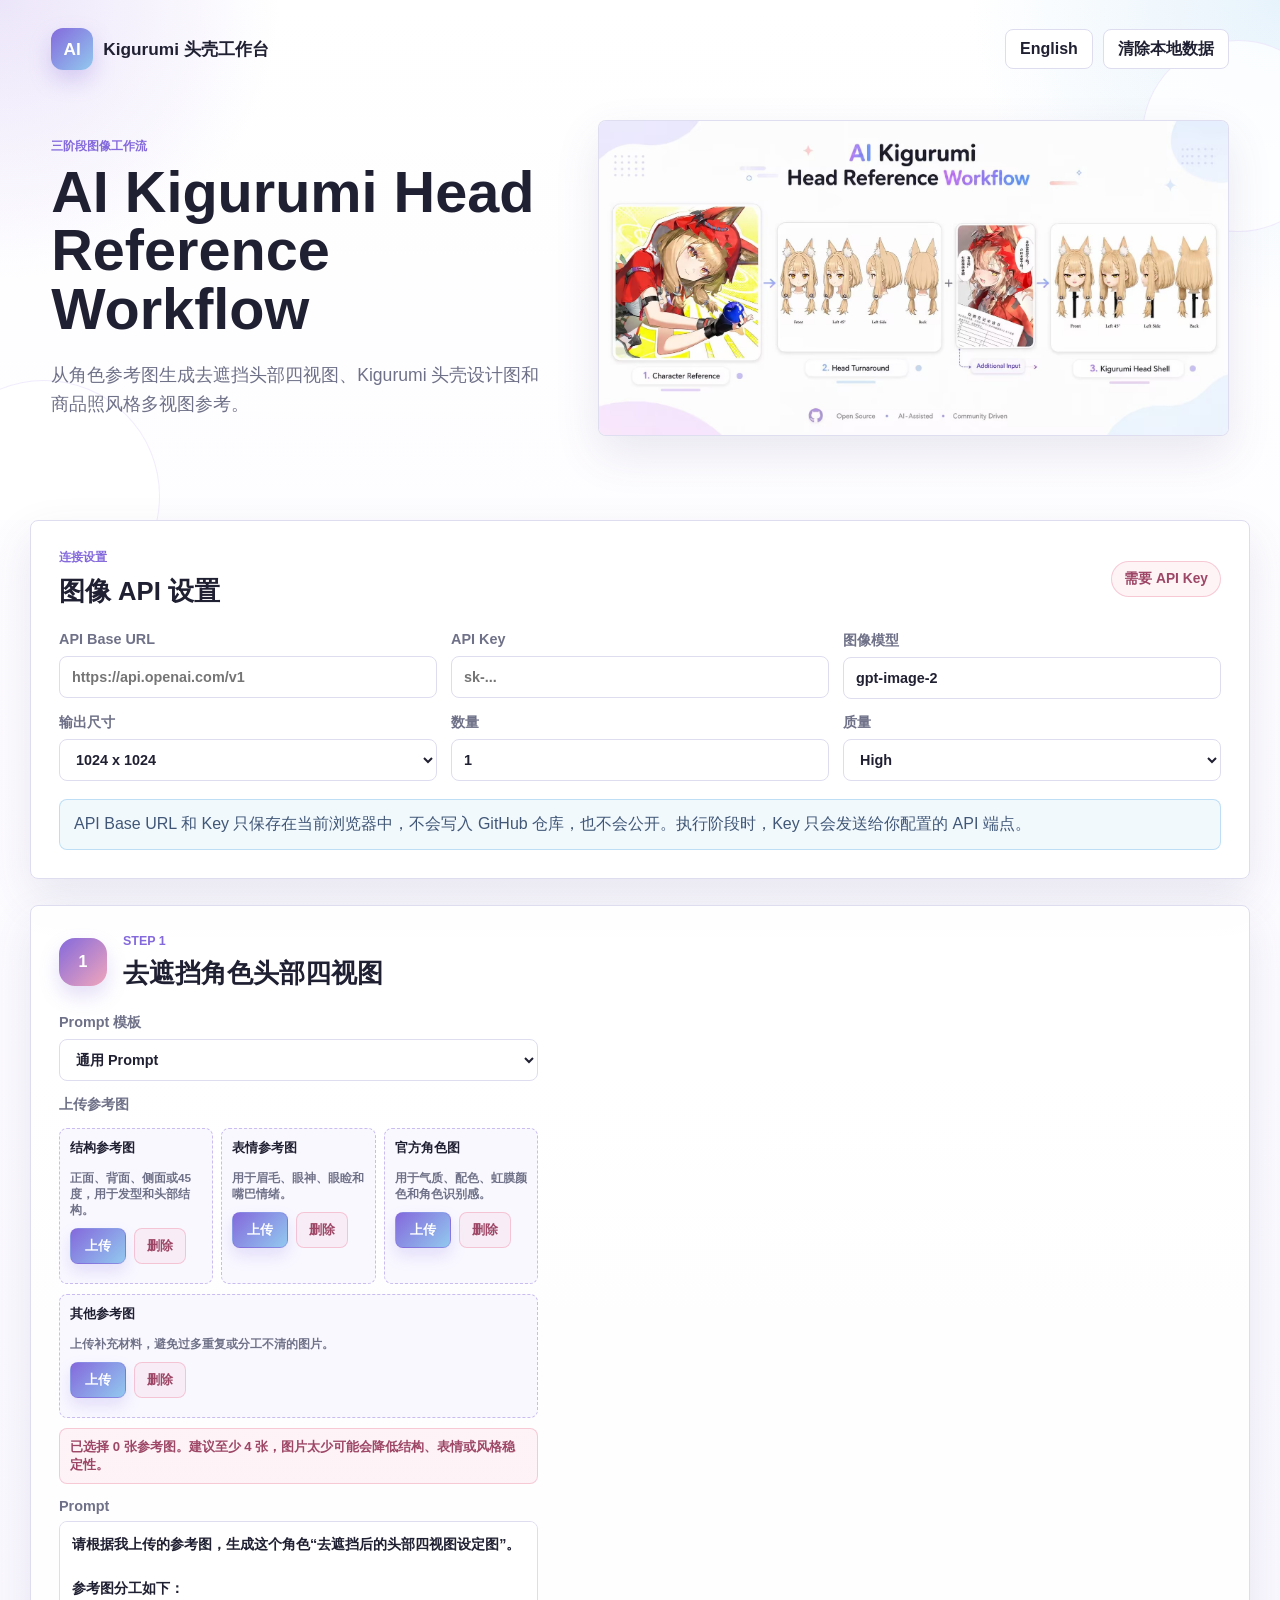
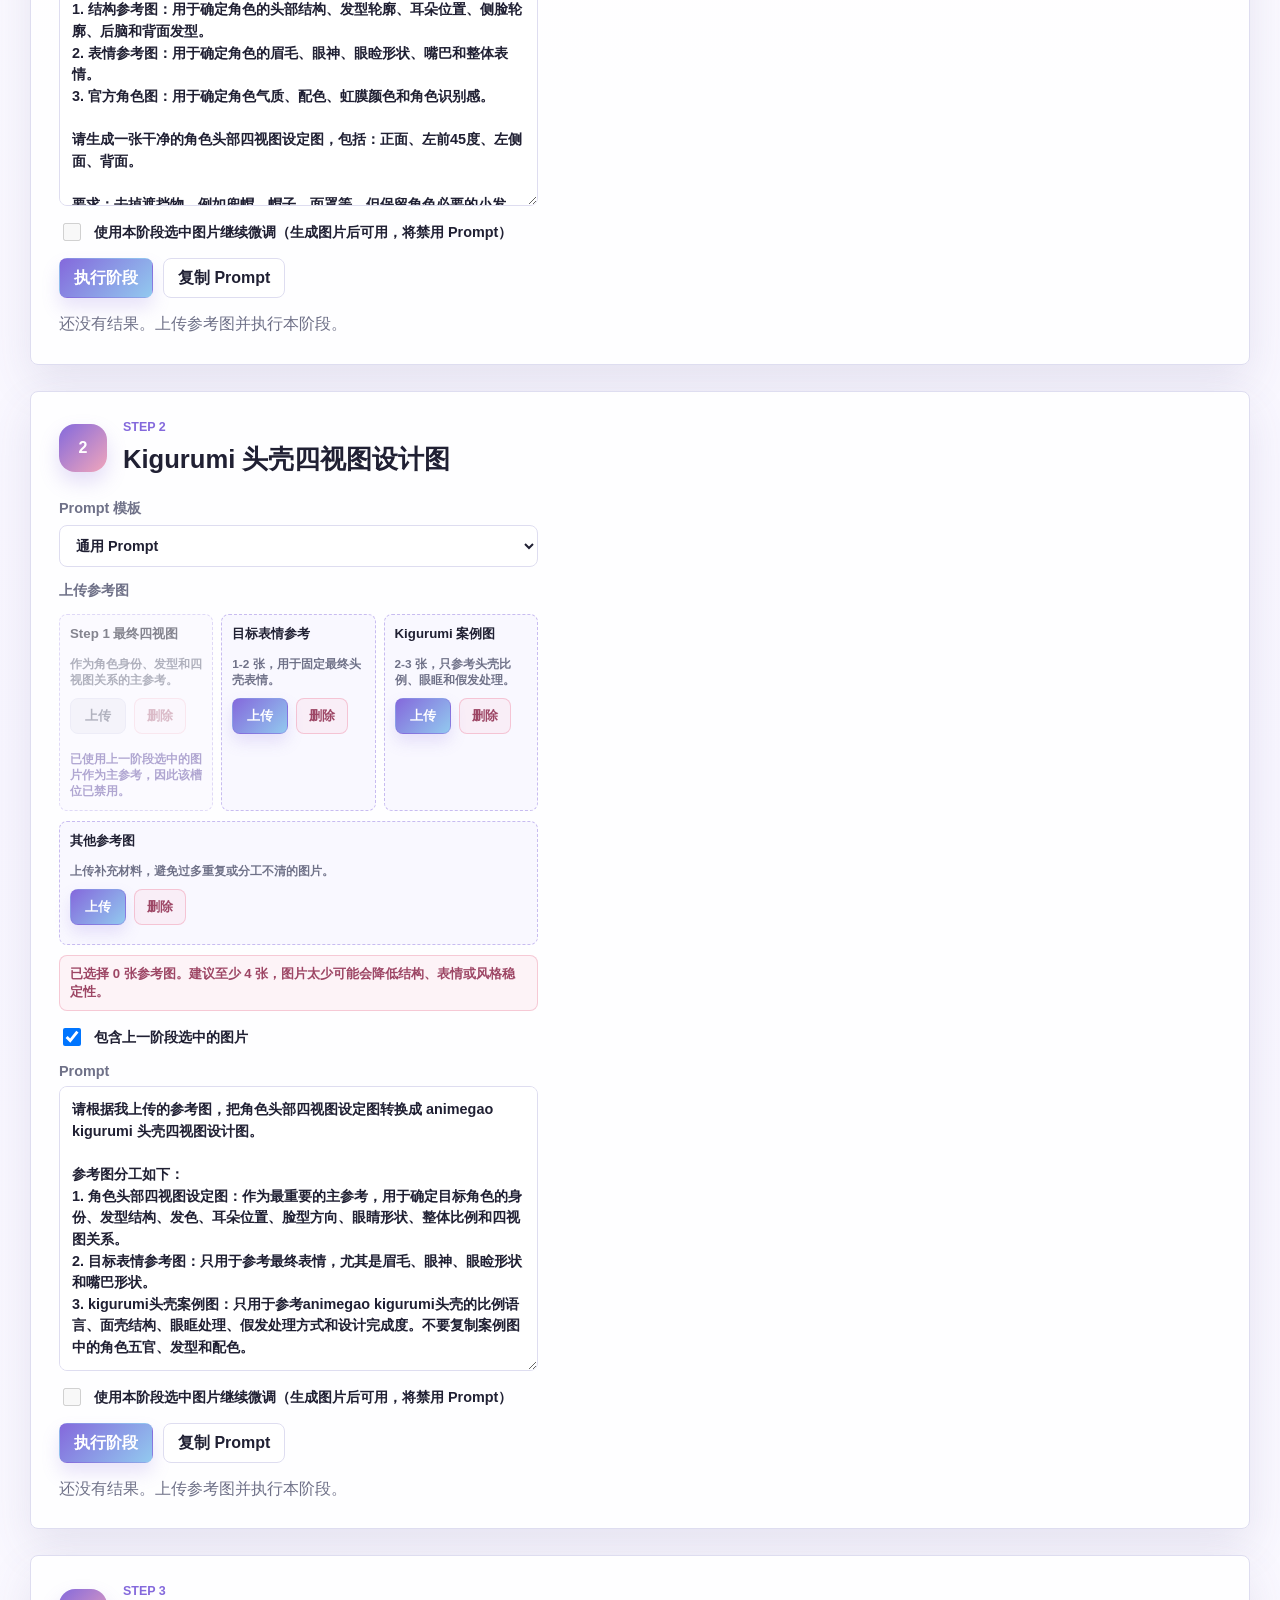
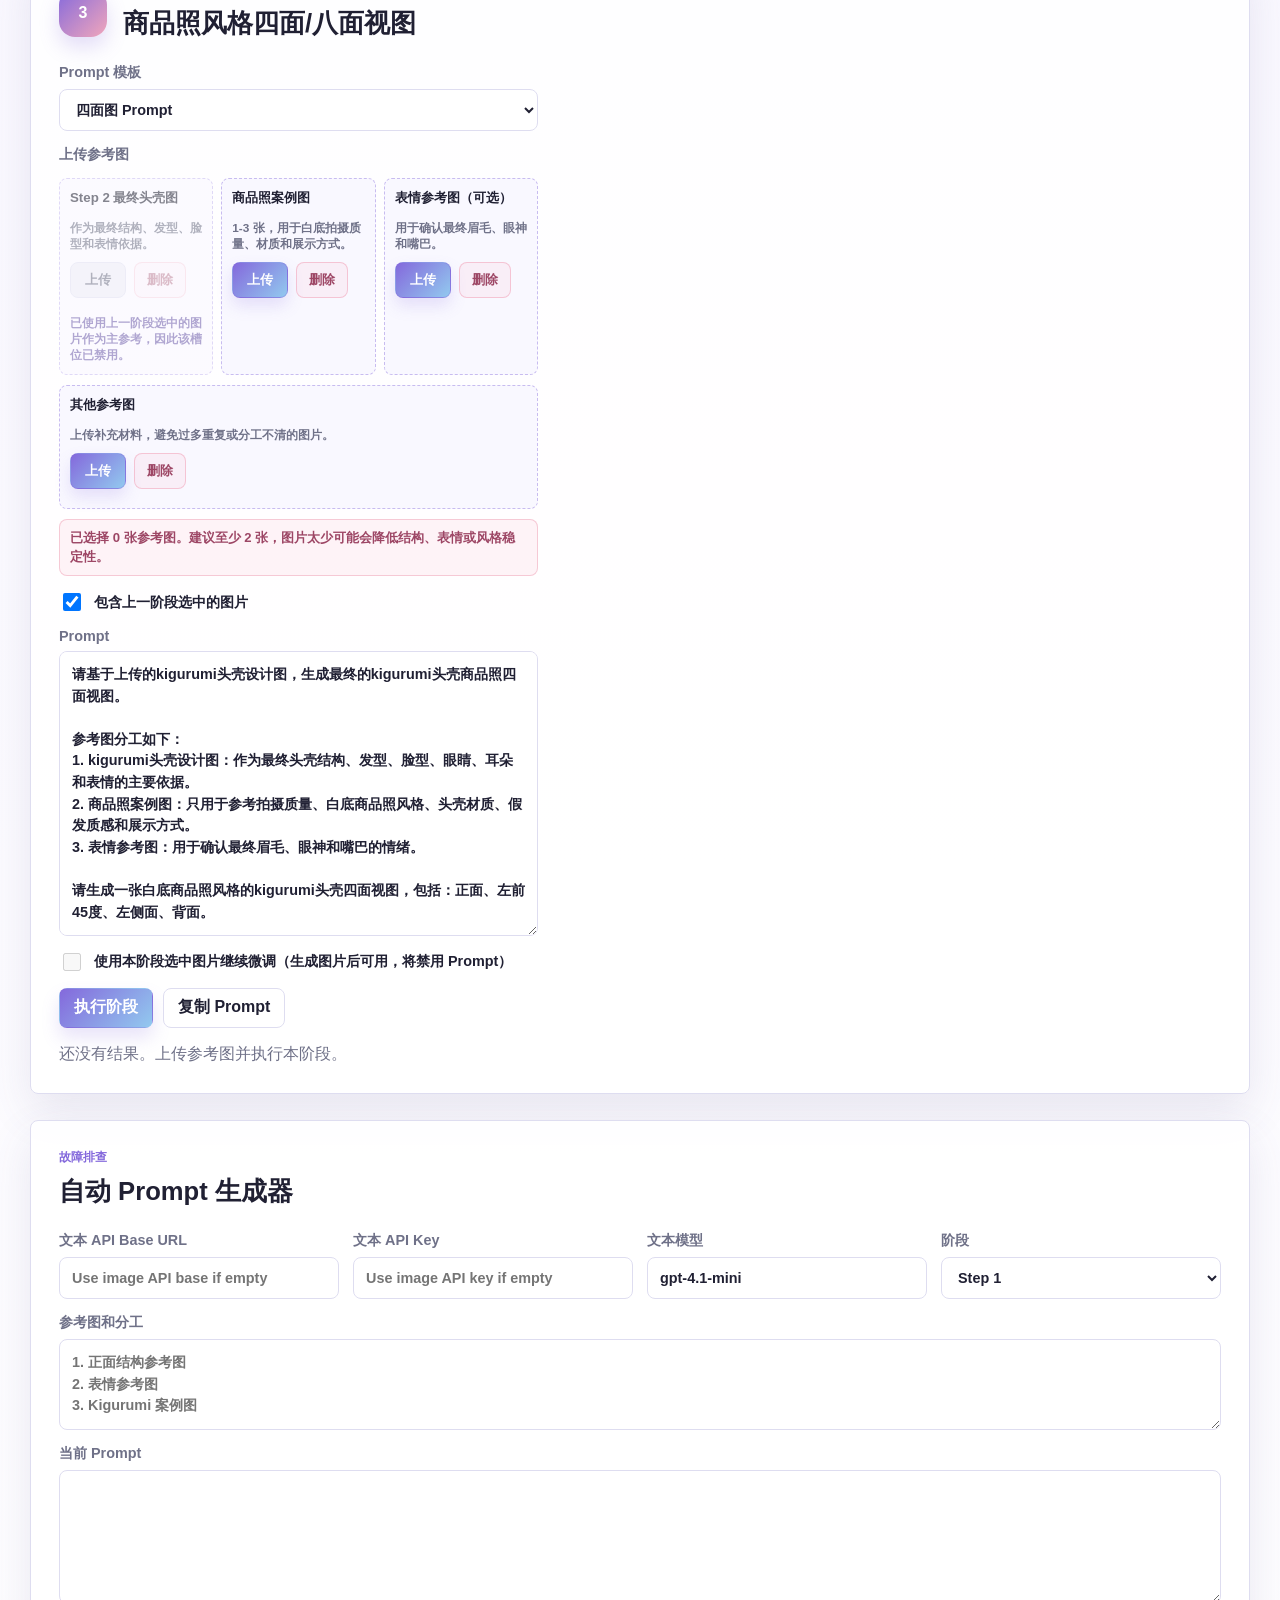
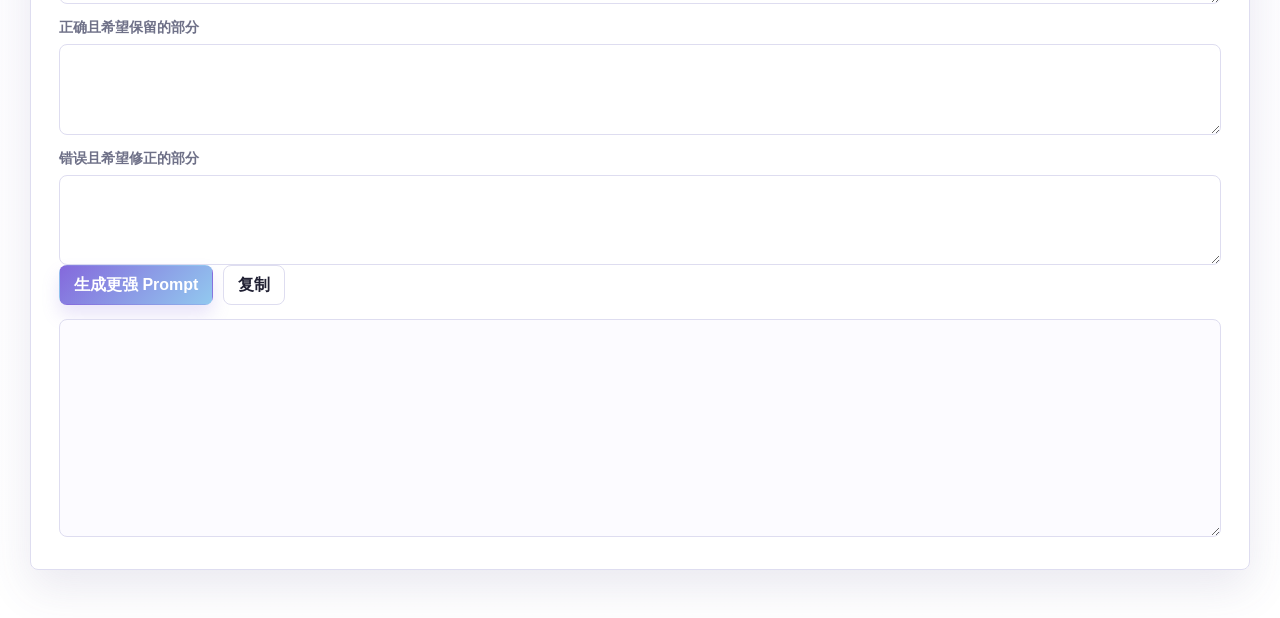
<file: frontend/index.html>
<!doctype html>
<html lang="zh-CN">
  <head>
    <meta charset="utf-8" />
    <meta name="viewport" content="width=device-width, initial-scale=1" />
    <title>AI Kigurumi Head Workflow</title>
    <link rel="stylesheet" href="styles.css" />
  </head>
  <body>
    <header class="hero">
      <nav class="topbar" aria-label="App controls">
        <div class="brand">
          <span class="brand-mark">AI</span>
          <span data-i18n="brand">Kigurumi Head Studio</span>
        </div>
        <div class="toolbar">
          <button class="icon-button" id="langToggle" type="button" title="Language">中 / EN</button>
          <button class="ghost-button" id="clearLocal" type="button" data-i18n="clearLocal">Clear local data</button>
        </div>
      </nav>

      <div class="hero-grid">
        <section class="hero-copy">
          <p class="eyebrow" data-i18n="eyebrow">Three-stage image workflow</p>
          <h1 data-i18n="headline">AI Kigurumi Head Reference Workflow</h1>
          <p class="lede" data-i18n="lede">
            Turn character references into clean head turnarounds, kigurumi shell designs, and product-style multi-view references.
          </p>
        </section>
        <figure class="workflow-preview">
          <img src="assets/workflow-reference.jpeg" alt="AI Kigurumi Head Reference Workflow" />
        </figure>
      </div>
    </header>

    <main>
      <section class="panel api-panel" aria-labelledby="api-title">
        <div class="section-heading">
          <div>
            <p class="eyebrow" data-i18n="apiEyebrow">Connection</p>
            <h2 id="api-title" data-i18n="apiTitle">Image API settings</h2>
          </div>
          <span class="status-pill" id="apiStatus" data-i18n="apiStatusMissing">API key required</span>
        </div>

        <div class="form-grid">
          <label>
            <span data-i18n="apiBase">API base URL</span>
            <input id="apiBase" type="url" placeholder="https://api.openai.com/v1" autocomplete="off" />
          </label>
          <label>
            <span data-i18n="apiKey">API key</span>
            <input id="apiKey" type="password" placeholder="sk-..." autocomplete="off" />
          </label>
          <label>
            <span data-i18n="imageModel">Image model</span>
            <input id="imageModel" type="text" value="gpt-image-2" />
          </label>
          <label>
            <span data-i18n="size">Output size</span>
            <select id="imageSize">
              <option value="1024x1024">1024 x 1024</option>
              <option value="1024x1536">1024 x 1536</option>
              <option value="1536x1024">1536 x 1024</option>
              <option value="auto">Auto</option>
            </select>
          </label>
          <label>
            <span data-i18n="count">Number</span>
            <input id="imageCount" type="number" min="1" max="4" value="1" />
          </label>
          <label>
            <span data-i18n="quality">Quality</span>
            <select id="imageQuality">
              <option value="high">High</option>
              <option value="medium">Medium</option>
              <option value="low">Low</option>
              <option value="auto">Auto</option>
            </select>
          </label>
        </div>

        <p class="notice" data-i18n="privacyNotice">
          Your API base URL and keys are stored only in this browser. They are never written into this GitHub repository or made public. When you run a stage, the key is sent only to the API endpoint you configured.
        </p>
      </section>

      <section class="pipeline" id="pipeline" aria-label="Pipeline stages"></section>

      <section class="panel prompt-helper" aria-labelledby="helper-title">
        <div class="section-heading">
          <div>
            <p class="eyebrow" data-i18n="helperEyebrow">Troubleshooting</p>
            <h2 id="helper-title" data-i18n="helperTitle">Auto-prompt generator</h2>
          </div>
        </div>

        <div class="form-grid helper-grid">
          <label>
            <span data-i18n="textApiBase">Text API base URL</span>
            <input id="textApiBase" type="url" placeholder="Use image API base if empty" autocomplete="off" />
          </label>
          <label>
            <span data-i18n="textApiKey">Text API key</span>
            <input id="textApiKey" type="password" placeholder="Use image API key if empty" autocomplete="off" />
          </label>
          <label>
            <span data-i18n="textModel">Text model</span>
            <input id="textModel" type="text" value="gpt-4.1-mini" />
          </label>
          <label>
            <span data-i18n="helperStage">Stage</span>
            <select id="helperStage">
              <option value="1">Step 1</option>
              <option value="2">Step 2</option>
              <option value="3">Step 3</option>
            </select>
          </label>
        </div>

        <div class="helper-fields">
          <label>
            <span data-i18n="refsUsed">Reference images and roles</span>
            <textarea id="helperRefs" rows="3" data-i18n-placeholder="refsPlaceholder"></textarea>
          </label>
          <label>
            <span data-i18n="currentPrompt">Current prompt</span>
            <textarea id="helperPrompt" rows="5"></textarea>
          </label>
          <label>
            <span data-i18n="whatWorked">What is correct and should be kept</span>
            <textarea id="helperKeep" rows="3"></textarea>
          </label>
          <label>
            <span data-i18n="whatFailed">What is wrong and should be fixed</span>
            <textarea id="helperFix" rows="3"></textarea>
          </label>
        </div>

        <div class="actions">
          <button class="primary-button" id="generatePrompt" type="button" data-i18n="generatePrompt">Generate stronger prompt</button>
          <button class="ghost-button" id="copyHelperPrompt" type="button" data-i18n="copy">Copy</button>
        </div>
        <textarea id="helperOutput" class="output-prompt" rows="8" readonly></textarea>
      </section>
    </main>

    <template id="stageTemplate">
      <article class="stage panel">
        <div class="stage-head">
          <div class="stage-number"></div>
          <div>
            <p class="eyebrow stage-kicker"></p>
            <h2 class="stage-title"></h2>
          </div>
        </div>

        <div class="stage-layout">
          <section class="stage-control">
            <label>
              <span data-i18n="promptPreset">Prompt preset</span>
              <select class="preset-select"></select>
            </label>
            <label>
              <span data-i18n="uploadRefs">Upload reference images</span>
            </label>
            <div class="reference-guidance"></div>
            <label class="carry-row">
              <input class="carry-prev" type="checkbox" checked />
              <span data-i18n="includePrev">Include selected image from previous stage</span>
            </label>
            <label>
              <span data-i18n="details">Detailed modification notes</span>
              <textarea class="detail-input" rows="4" data-i18n-placeholder="detailsPlaceholder"></textarea>
            </label>
            <label>
              <span data-i18n="prompt">Prompt</span>
              <textarea class="prompt-input" rows="12"></textarea>
            </label>
            <label class="carry-row current-refine-row">
              <input class="carry-current" type="checkbox" />
              <span data-i18n="includeCurrent">Include selected image from this stage for refinement</span>
            </label>
            <label class="carry-row refinement-refs-row">
              <input class="use-refinement-refs" type="checkbox" />
              <span data-i18n="useRefinementRefs">Use uploaded reference images during refinement</span>
            </label>
            <div class="actions">
              <button class="primary-button run-stage" type="button" data-i18n="runStage">Run stage</button>
              <button class="ghost-button copy-stage" type="button" data-i18n="copyPrompt">Copy prompt</button>
            </div>
            <p class="stage-status"></p>
          </section>

          <section class="stage-results">
            <div class="result-grid"></div>
          </section>
        </div>
      </article>
    </template>

    <script src="app.js"></script>
  </body>
</html>
</file>
<file: frontend/styles.css>
:root {
  --ink: #202033;
  --muted: #6f7188;
  --line: #deddf0;
  --surface: #ffffff;
  --lavender: #a98be8;
  --violet: #8469dc;
  --sky: #92c9ef;
  --pink: #f1a6bb;
  --mint: #a9ddd1;
  --wash: #f8f6ff;
  --shadow: 0 18px 45px rgba(82, 74, 128, 0.12);
}

* {
  box-sizing: border-box;
}

body {
  margin: 0;
  color: var(--ink);
  background:
    radial-gradient(circle at top left, rgba(169, 139, 232, 0.22), transparent 280px),
    radial-gradient(circle at top right, rgba(146, 201, 239, 0.22), transparent 310px),
    linear-gradient(180deg, #fff 0%, var(--wash) 44%, #fff 100%);
  font-family: Inter, "Segoe UI", "PingFang SC", "Microsoft YaHei", sans-serif;
}

button,
input,
select,
textarea {
  font: inherit;
}

button {
  cursor: pointer;
}

.hero {
  position: relative;
  min-height: 520px;
  padding: 28px clamp(18px, 4vw, 64px) 42px;
  overflow: hidden;
}

.hero::before,
.hero::after {
  content: "";
  position: absolute;
  border-radius: 999px;
  background: rgba(255, 255, 255, 0.76);
  border: 1px solid rgba(169, 139, 232, 0.16);
  pointer-events: none;
}

.hero::before {
  width: 230px;
  height: 230px;
  left: -72px;
  bottom: -92px;
}

.hero::after {
  width: 190px;
  height: 190px;
  right: -54px;
  top: 40px;
}

.topbar,
.hero-grid,
main {
  position: relative;
  z-index: 1;
}

.topbar {
  display: flex;
  align-items: center;
  justify-content: space-between;
  gap: 18px;
  margin-bottom: 50px;
}

.brand,
.toolbar,
.actions {
  display: flex;
  align-items: center;
  gap: 10px;
}

.brand {
  font-weight: 800;
  font-size: 1.08rem;
}

.brand-mark {
  display: grid;
  place-items: center;
  width: 42px;
  height: 42px;
  border-radius: 12px;
  color: white;
  background: linear-gradient(135deg, var(--violet), var(--sky));
  box-shadow: 0 10px 22px rgba(132, 105, 220, 0.28);
}

.hero-grid {
  display: grid;
  grid-template-columns: minmax(280px, 0.88fr) minmax(320px, 1.12fr);
  align-items: center;
  gap: clamp(24px, 4vw, 58px);
  max-width: 1220px;
  margin: 0 auto;
}

.hero-copy {
  min-width: 0;
}

.eyebrow {
  margin: 0 0 8px;
  color: var(--violet);
  font-size: 0.78rem;
  font-weight: 800;
  letter-spacing: 0;
  text-transform: uppercase;
}

h1,
h2 {
  margin: 0;
  letter-spacing: 0;
}

h1 {
  max-width: 720px;
  font-size: clamp(2.35rem, 4.5vw, 5rem);
  line-height: 1.02;
}

.lede {
  max-width: 620px;
  margin: 22px 0 0;
  color: var(--muted);
  font-size: 1.1rem;
  line-height: 1.65;
}

.workflow-preview {
  margin: 0;
  border: 1px solid rgba(222, 221, 240, 0.95);
  border-radius: 8px;
  overflow: hidden;
  background: white;
  box-shadow: var(--shadow);
}

.workflow-preview img {
  display: block;
  width: 100%;
  height: auto;
}

main {
  width: min(1220px, calc(100% - 32px));
  margin: 0 auto 48px;
}

.panel {
  margin-bottom: 26px;
  padding: clamp(18px, 3vw, 28px);
  border: 1px solid var(--line);
  border-radius: 8px;
  background: rgba(255, 255, 255, 0.9);
  box-shadow: var(--shadow);
}

.section-heading,
.stage-head {
  display: flex;
  align-items: center;
  justify-content: space-between;
  gap: 16px;
  margin-bottom: 22px;
}

.section-heading h2,
.stage-title {
  font-size: clamp(1.35rem, 2vw, 2rem);
}

.status-pill {
  flex: 0 0 auto;
  border: 1px solid rgba(241, 166, 187, 0.55);
  border-radius: 999px;
  padding: 8px 12px;
  color: #9d4665;
  background: rgba(241, 166, 187, 0.13);
  font-size: 0.86rem;
  font-weight: 700;
}

.status-pill.ready {
  color: #33766a;
  border-color: rgba(169, 221, 209, 0.8);
  background: rgba(169, 221, 209, 0.22);
}

.form-grid {
  display: grid;
  grid-template-columns: repeat(3, minmax(0, 1fr));
  gap: 14px;
}

label {
  display: grid;
  gap: 7px;
  min-width: 0;
  color: var(--muted);
  font-size: 0.9rem;
  font-weight: 700;
}

input,
select,
textarea {
  width: 100%;
  min-width: 0;
  border: 1px solid var(--line);
  border-radius: 8px;
  color: var(--ink);
  background: white;
  outline: none;
}

input,
select {
  height: 42px;
  padding: 0 12px;
}

textarea {
  resize: vertical;
  padding: 12px;
  line-height: 1.5;
}

textarea:disabled {
  color: var(--muted);
  background: #f3f2fa;
  cursor: not-allowed;
}

input:focus,
select:focus,
textarea:focus {
  border-color: var(--violet);
  box-shadow: 0 0 0 4px rgba(132, 105, 220, 0.12);
}

.notice {
  margin: 18px 0 0;
  padding: 12px 14px;
  border: 1px solid rgba(146, 201, 239, 0.55);
  border-radius: 8px;
  color: #405777;
  background: rgba(146, 201, 239, 0.12);
  line-height: 1.55;
}

.stage-head {
  justify-content: flex-start;
}

.stage-number {
  display: grid;
  place-items: center;
  flex: 0 0 auto;
  width: 48px;
  height: 48px;
  border-radius: 16px;
  color: white;
  background: linear-gradient(135deg, var(--violet), var(--pink));
  font-weight: 900;
  box-shadow: 0 10px 20px rgba(132, 105, 220, 0.22);
}

.stage-layout {
  display: grid;
  grid-template-columns: minmax(320px, 0.84fr) minmax(320px, 1.16fr);
  gap: 22px;
}

.stage-control {
  display: grid;
  gap: 14px;
  align-content: start;
}

.carry-row {
  display: flex;
  align-items: center;
  gap: 10px;
  color: var(--ink);
}

.reference-guidance {
  display: grid;
  gap: 10px;
}

.slot-grid {
  display: grid;
  grid-template-columns: repeat(auto-fit, minmax(128px, 1fr));
  gap: 8px;
}

.reference-slot {
  min-height: 112px;
  border: 1px dashed rgba(132, 105, 220, 0.42);
  border-radius: 8px;
  padding: 10px;
  background: rgba(248, 246, 255, 0.78);
}

.upload-slot {
  display: grid;
  gap: 9px;
  align-content: start;
}

.upload-slot-wide {
  min-height: 96px;
}

.upload-slot.disabled {
  opacity: 0.55;
}

.upload-slot.disabled .upload-button {
  pointer-events: none;
  color: var(--muted);
  background: #eceaf6;
  border-color: var(--line);
  box-shadow: none;
  cursor: not-allowed;
}

.upload-slot.disabled .delete-upload-button {
  pointer-events: none;
  opacity: 0.65;
  cursor: not-allowed;
}

.previous-carry-note {
  display: none;
  margin: 0;
  color: #6f5dac;
  font-size: 0.74rem;
  font-weight: 800;
  line-height: 1.35;
}

.upload-slot.disabled .previous-carry-note {
  display: block;
}

.reference-slot strong {
  display: block;
  color: var(--ink);
  font-size: 0.83rem;
}

.reference-slot span {
  display: block;
  margin-top: 5px;
  color: var(--muted);
  font-size: 0.74rem;
  font-weight: 700;
  line-height: 1.35;
}

.slot-file-input {
  position: absolute;
  width: 1px;
  height: 1px;
  overflow: hidden;
  clip: rect(0, 0, 0, 0);
  white-space: nowrap;
}

.slot-actions {
  display: flex;
  flex-wrap: wrap;
  gap: 8px;
}

.upload-button {
  display: inline-grid;
  place-items: center;
  width: fit-content;
  min-height: 36px;
  border: 1px solid rgba(132, 105, 220, 0.36);
  border-radius: 8px;
  padding: 0 14px;
  color: white;
  background: linear-gradient(135deg, var(--violet), var(--sky));
  box-shadow: 0 8px 16px rgba(132, 105, 220, 0.18);
  font-size: 0.84rem;
  font-weight: 900;
  user-select: none;
  cursor: pointer;
}

.delete-upload-button {
  display: inline-grid;
  place-items: center;
  min-height: 36px;
  border: 1px solid rgba(241, 166, 187, 0.58);
  border-radius: 8px;
  padding: 0 12px;
  color: #9d4665;
  background: rgba(241, 166, 187, 0.12);
  font-size: 0.84rem;
  font-weight: 900;
  cursor: pointer;
}

.slot-preview {
  display: grid;
  grid-template-columns: repeat(auto-fill, minmax(58px, 1fr));
  gap: 7px;
}

.reference-warning {
  margin: 0;
  border: 1px solid rgba(241, 166, 187, 0.55);
  border-radius: 8px;
  padding: 9px 10px;
  color: #9d4665;
  background: rgba(241, 166, 187, 0.12);
  font-size: 0.82rem;
  font-weight: 800;
  line-height: 1.4;
}

.reference-warning.ok {
  color: #33766a;
  border-color: rgba(169, 221, 209, 0.8);
  background: rgba(169, 221, 209, 0.18);
}

.upload-thumb {
  display: grid;
  grid-template-rows: 64px auto;
  overflow: hidden;
  margin: 0;
  border: 1px solid var(--line);
  border-radius: 8px;
  background: #fff;
}

.upload-thumb img {
  display: block;
  width: 100%;
  height: 64px;
  object-fit: contain;
  background: #fff;
}

.upload-thumb span {
  display: block;
  overflow: hidden;
  padding: 6px;
  color: var(--muted);
  font-size: 0.72rem;
  font-weight: 700;
  text-overflow: ellipsis;
  white-space: nowrap;
}

.carry-row input {
  width: 18px;
  height: 18px;
}

.primary-button,
.ghost-button,
.icon-button {
  min-height: 40px;
  border-radius: 8px;
  border: 1px solid transparent;
  padding: 0 14px;
  font-weight: 800;
}

.primary-button {
  color: white;
  background: linear-gradient(135deg, var(--violet), var(--sky));
  box-shadow: 0 10px 18px rgba(132, 105, 220, 0.18);
}

.ghost-button,
.icon-button {
  color: var(--ink);
  background: white;
  border-color: var(--line);
}

.primary-button:disabled,
.ghost-button:disabled {
  opacity: 0.58;
  cursor: wait;
}

.stage-status {
  min-height: 22px;
  margin: 0;
  color: var(--muted);
  line-height: 1.45;
}

.result-grid {
  display: grid;
  grid-template-columns: repeat(auto-fill, minmax(170px, 1fr));
  gap: 14px;
}

.result-card {
  overflow: hidden;
  border: 1px solid var(--line);
  border-radius: 8px;
  background: #fff;
}

.result-card.selected {
  border-color: var(--violet);
  box-shadow: 0 0 0 4px rgba(132, 105, 220, 0.13);
}

.result-card img {
  display: block;
  width: 100%;
  aspect-ratio: 1 / 1;
  object-fit: contain;
  background:
    linear-gradient(45deg, #f4f4fa 25%, transparent 25%),
    linear-gradient(-45deg, #f4f4fa 25%, transparent 25%),
    linear-gradient(45deg, transparent 75%, #f4f4fa 75%),
    linear-gradient(-45deg, transparent 75%, #f4f4fa 75%);
  background-size: 18px 18px;
  background-position: 0 0, 0 9px, 9px -9px, -9px 0;
}

.result-actions {
  display: grid;
  grid-template-columns: 1fr 1fr;
  gap: 8px;
  padding: 10px;
}

.result-actions a,
.result-actions button {
  display: grid;
  place-items: center;
  min-height: 34px;
  border-radius: 8px;
  border: 1px solid var(--line);
  color: var(--ink);
  background: white;
  font-size: 0.82rem;
  font-weight: 800;
  text-decoration: none;
}

.result-actions button.active {
  color: white;
  border-color: var(--violet);
  background: var(--violet);
}

.helper-grid {
  grid-template-columns: repeat(4, minmax(0, 1fr));
  margin-bottom: 14px;
}

.helper-fields {
  display: grid;
  gap: 14px;
}

.output-prompt {
  margin-top: 14px;
  background: #fcfbff;
}

@media (max-width: 900px) {
  .hero {
    min-height: auto;
  }

  .hero-grid,
  .stage-layout {
    grid-template-columns: 1fr;
  }

  .form-grid,
  .helper-grid {
    grid-template-columns: 1fr 1fr;
  }
}

@media (max-width: 620px) {
  .topbar,
  .section-heading {
    align-items: flex-start;
    flex-direction: column;
  }

  .toolbar {
    width: 100%;
    justify-content: space-between;
  }

  .form-grid,
  .helper-grid {
    grid-template-columns: 1fr;
  }

  .actions {
    align-items: stretch;
    flex-direction: column;
  }

  .primary-button,
  .ghost-button {
    width: 100%;
  }
}
</file>
